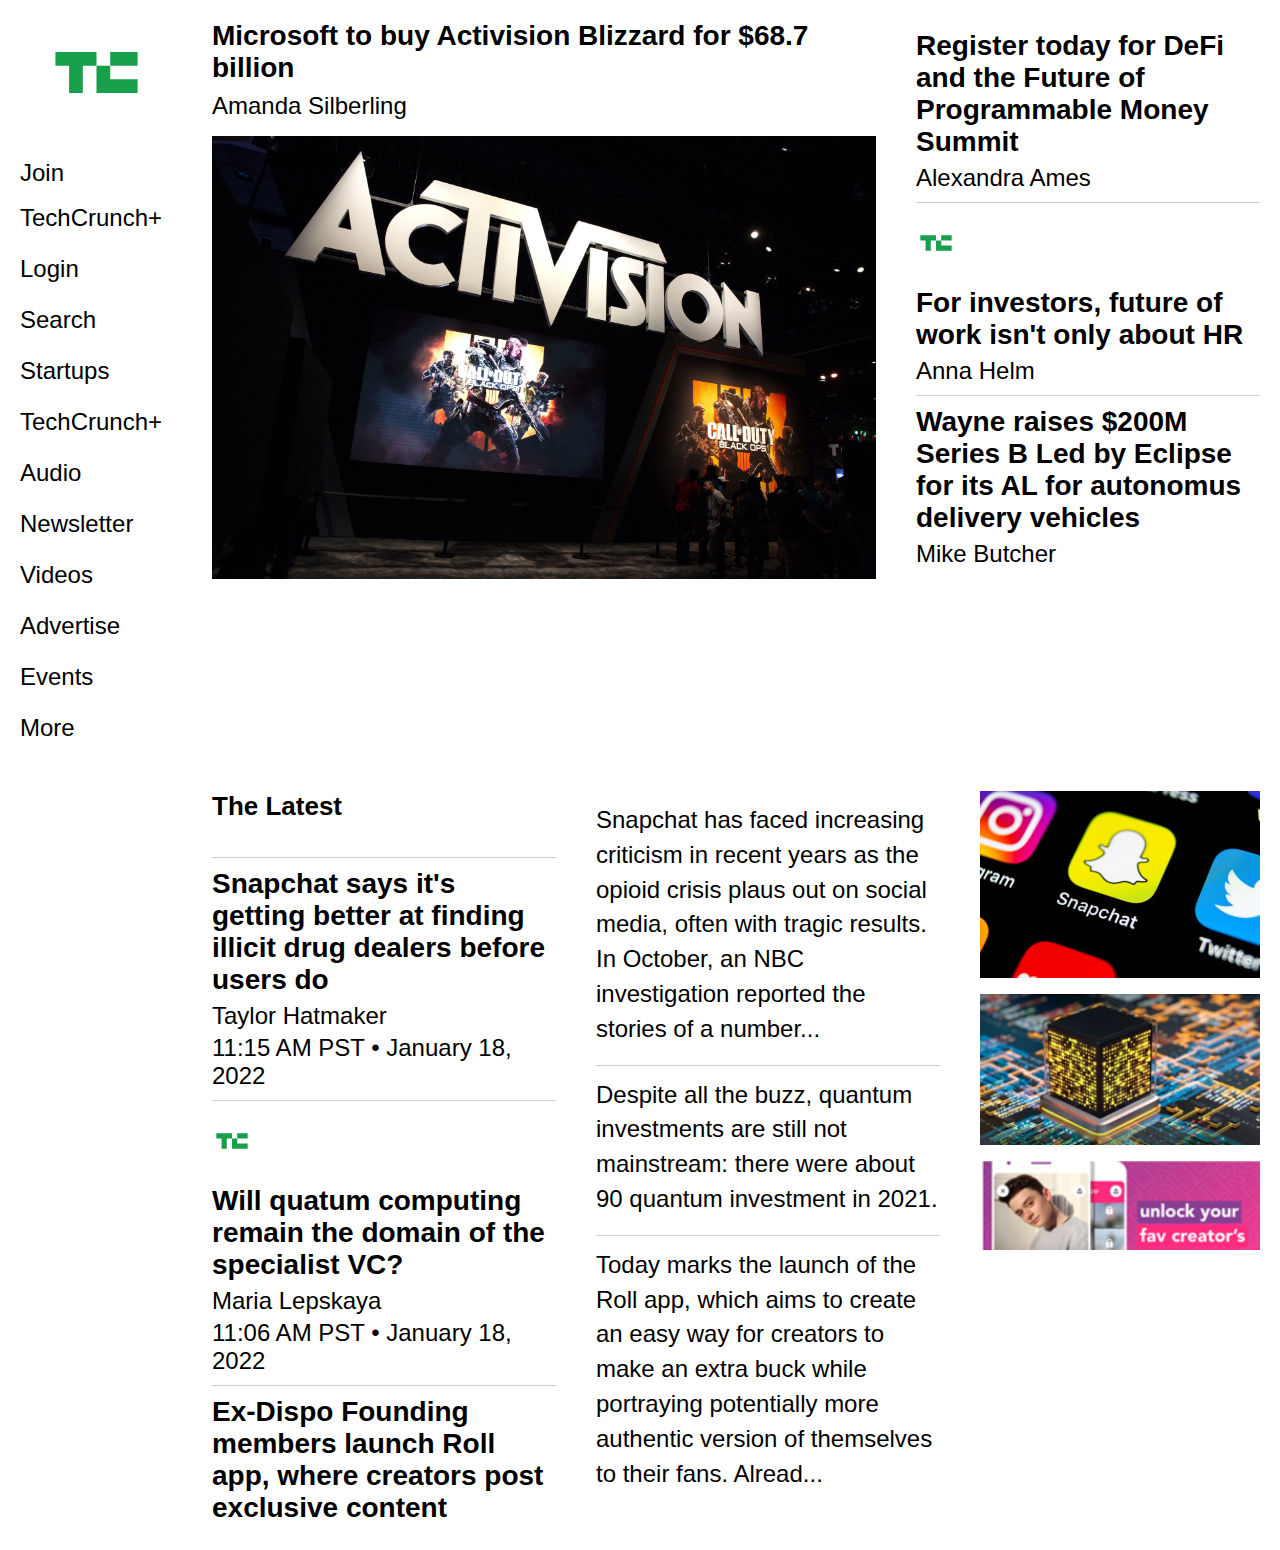
<file: index.html>
<!DOCTYPE html>
<html lang="en">
<head>
    <meta charset="UTF-8">
    <meta name="viewport" content="width=device-width, initial-scale=1.0">
    
    <title>Document</title>
    <link rel="stylesheet" href="style2.css">
</head>
<body>
    <nav id="arriba">
   <img id="logos" src="TechCrunch-01.svg" alt="Logo Tech crunch">
    <ul>
        <li id="tc"><a href="construction.html">Join TechCrunch+</li></a>
        <li><a href="construction.html">Login</li></a>
        <li><a href="construction.html">Search</li></a>
        <li><a href="construction.html">Startups</li></a>
        <li><a href="construction.html">TechCrunch+</li></a>
        <li><a href="construction.html">Audio</li></a>
        <li><a href="construction.html">Newsletter</li></a>
        <li><a href="construction.html">Videos</li></a>
        <li><a href="construction.html">Advertise</li></a>
        <li><a href="construction.html">Events</li></a>
        <li><a href="construction.html">More</li></a>
    </ul>
    </nav>

    <Section id="portada">
    <h1>Microsoft to buy Activision Blizzard for $68.7 billion</h1>
    <p>Amanda Silberling</p>
    <img id="act" src="activision image.webp" alt="Photo Activision News Article ">
    </Section>

    <section id="derecho">
    <h3>Register today for DeFi and the Future of Programmable Money Summit</h3>
    <p>Alexandra Ames</p>
    <hr>
    <img id="techplus" src="TechCrunch-01.svg" alt="Small Logo">
    <h3 id="hr1">For investors, future of work isn't only about HR</h3>
    <p>Anna Helm</p>
    <hr>
    <h3>Wayne raises $200M Series B Led by Eclipse for its AL for autonomus delivery vehicles</h3>
    <p>Mike Butcher</p>
    </section>

<footer>
    <nav id="blanco">
    
    </nav>

    <section id="centro">
    <h4>The Latest</h4>
    <hr>
    <h3>Snapchat says it's getting better at finding illicit drug dealers before users do</h3>
    <p>Taylor Hatmaker</p>
    <p>11:15 AM PST &#8226; January 18, 2022</p>
    <hr>
    <img id="tech2" src="TechCrunch-01.svg" alt="Small logo 2">
    
    <h3 id="subir">Will quatum computing remain the domain of the specialist VC?</h3>
    <p>Maria Lepskaya</p>
    <p>11:06 AM PST &#8226; January 18, 2022</p>
    <hr>
    <h3>Ex-Dispo Founding members launch Roll app, where creators post exclusive content</h3>
    </section>

    <section id="noticia">
    <p id="specific1">Snapchat has faced increasing criticism in recent years as the opioid crisis plaus out on social media, often with tragic results. In October, an NBC investigation reported the stories of a number...</p>
    <hr>
    <p id="specific2">Despite all the buzz, quantum investments are still not mainstream: there were about 90 quantum investment in 2021.</p>
    <hr>
    <p id="specific3">Today marks the launch of the Roll app, which aims to create an easy way for creators to make an extra buck while portraying potentially more authentic version of themselves to their fans. Alread...</p>

    </section>

    <section id="imagenes">
        <img src="snapchat.jpg" id="img1" alt="Img 1">
        <img src="site2.png" id="img2" alt="Img 2">
        <img src="site3.png" id="img3"alt="Img3">
    </section>
    


</footer>
</body>
</html>
</file>
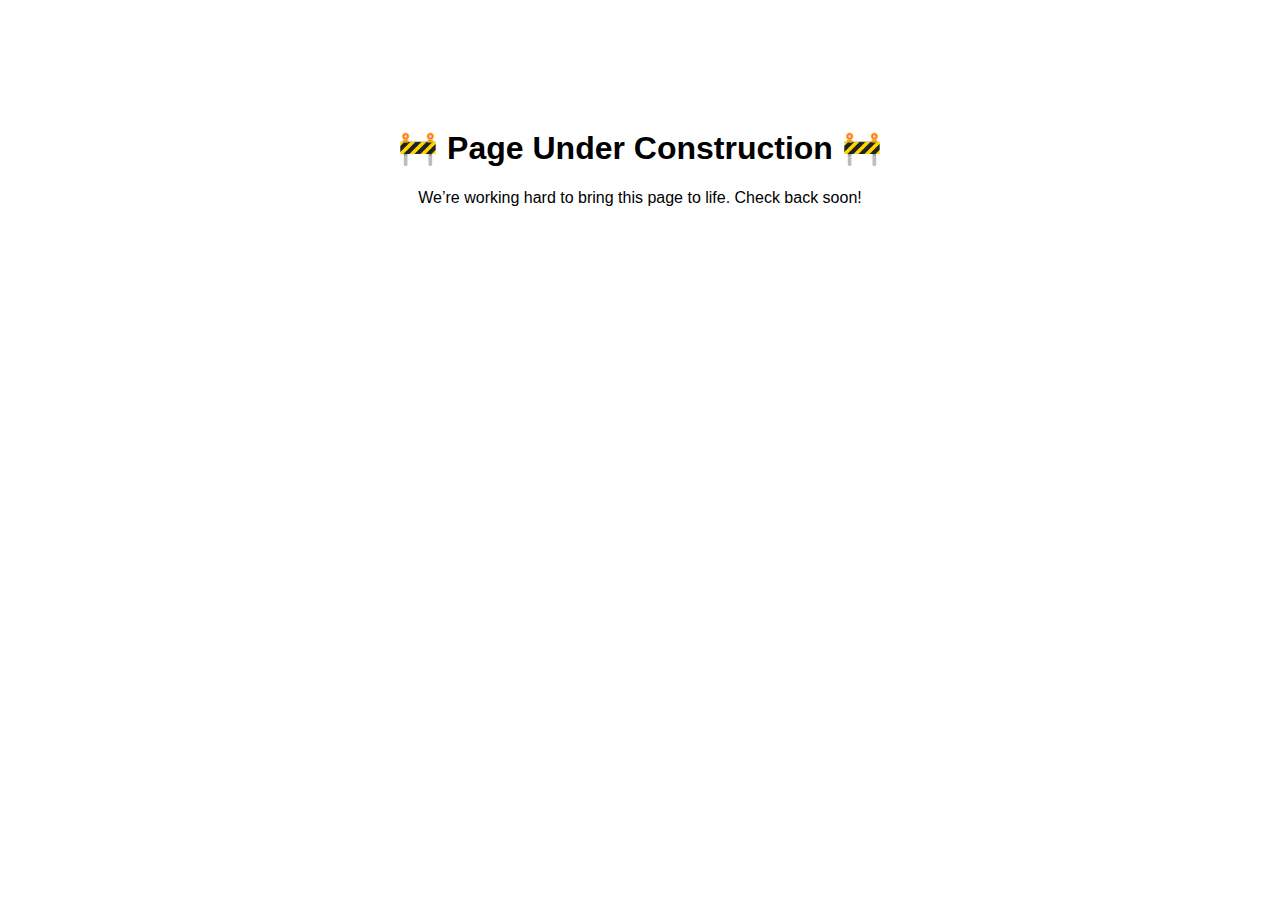
<file: construction.html>
<!DOCTYPE html>
<html lang="en">
<head>
  <meta charset="UTF-8">
  <title>Under Construction</title>
</head>
<body style="text-align:center; padding:100px; font-family:sans-serif;">
  <h1>🚧 Page Under Construction 🚧</h1>
  <p>We’re working hard to bring this page to life. Check back soon!</p>
</body>
</html>
</file>
<file: style2.css>
/* Reset general */
* {
  box-sizing: border-box;
}

body {
  margin: 0;
  padding: 0;
  font-family: Arial, Helvetica, sans-serif;
  background-color: #fff;
  color: #000;
}

/* ======== Layout principal ======== */
#arriba {
  float: left;
  width: 15%;
  border: none;
  padding: 20px;
  text-align: left;
}

#portada {
  float: left;
  width: 55%;
  border: none;
  padding: 20px;
}

#derecho {
  float: left;
  width: 30%;
  border: none;
  padding: 20px;
}

/* ======== Footer ======== */
#blanco {
  float: left;
  width: 15%;
  border: none;
  padding: 20px;
}

#centro {
  float: left;
  width: 30%;
  border: none;
  padding: 20px;
}

#noticia {
  float: left;
  width: 30%;
  border: none;
  padding: 20px;
}

#imagenes {
  float: left;
  width: 25%;
  border: none;
  padding: 20px;
}

/* ======== Logo ======== */
#logos {
  height: 105px;
  display: block;
  margin: 0 auto 20px auto;
}

/* ======== Navegación ======== */
ul {
  list-style-type: none;
  padding: 0;
  margin: 0;
}

li {
  margin-bottom: 10px;
}

a {
  text-decoration: none;
  color: #000;
  font-size: 24px;
}

a:hover {
  text-decoration: underline;
}

/* ======== Imágenes ======== */
#act {
  width: 100%;
  height: auto;
  margin-top: 15px;
}

#techplus, #tech2 {
  height: 40px;
  width: auto;
  margin: 10px 0;
}

#img1, #img2, #img3 {
  width: 100%;
  height: auto;
  display: block;
  margin: 20px 0;
}

/* ======== Tipografía ======== */
h1 {
  font-size: 28px;
  margin-bottom: 10px;
}

h3 {
  font-size: 28px;
  margin: 10px 0;
}

h4 {
  font-size: 26px;
  margin-top: 0;
}

p {
  font-size: 24px;
  margin: 5px 0;
}

hr {
  border: none;
  border-top: 1px solid #ccc;
  margin: 10px 0;
}

li{
    font-size: 40px;
}

/* ======== Responsive ======== */
@media (max-width: 1024px) {
  #arriba, #portada, #derecho,
  #blanco, #centro, #noticia, #imagenes {
    float: none;
    width: 100%;
  }

  #logos {
    height: 70px;
    margin-bottom: 10px;
  }

  ul {
    display: flex;
    flex-wrap: wrap;
    justify-content: center;
    gap: 15px;
  }

  li {
    margin-bottom: 0;
  }

  #act {
    width: 100%;
  }
}
/* 1) Comienza el footer en una fila nueva */
footer { 
  clear: both;
}

/* 2) Deja que el contenido determine la altura (evita recortes/espacios raros) */
#arriba, #portada, #derecho,
#blanco, #centro, #noticia, #imagenes {
  height: auto;          /* quita las alturas fijas */
  min-height: 0;         /* opcional, por si tenías herencias */
  padding: 20px;         /* da el “aire” con padding, no con height */
  border: none;          /* si quieres sin bordes como la referencia */
}

/* 3) Quita los márgenes en % que empujan bloques */
#specific1, #specific2, #specific3 {
 /* font-size: 15px;*/
  margin: 12px 0 18px;   /* usa px/rem en lugar de % */
  line-height: 1.45;
}

/* 4) Asegura ancho completo de las imágenes de la columna derecha */
#img1, #img2, #img3 {
  width: 100%;
  height: auto;
  display: block;
  margin: 0 0 16px;
}

/* 5) Ajustes suaves para el héroe y tipografía */
#act { 
  width: 100%; 
  height: auto; 
  margin-top: 12px; 
}

h1 { margin: 0 0 8px; }
h3 { margin: 10px 0 6px; }
p  { margin: 4px 0; }

/* 6) (Importante) Corrige el menú: el <a> debe ir dentro del <li>, no al revés */
ul { list-style: none; margin: 0; padding: 0; }
ul li { margin: 6px 0; }
ul li a { text-decoration: none; color: #000; }
ul li a:hover { text-decoration: underline; }
</file>
